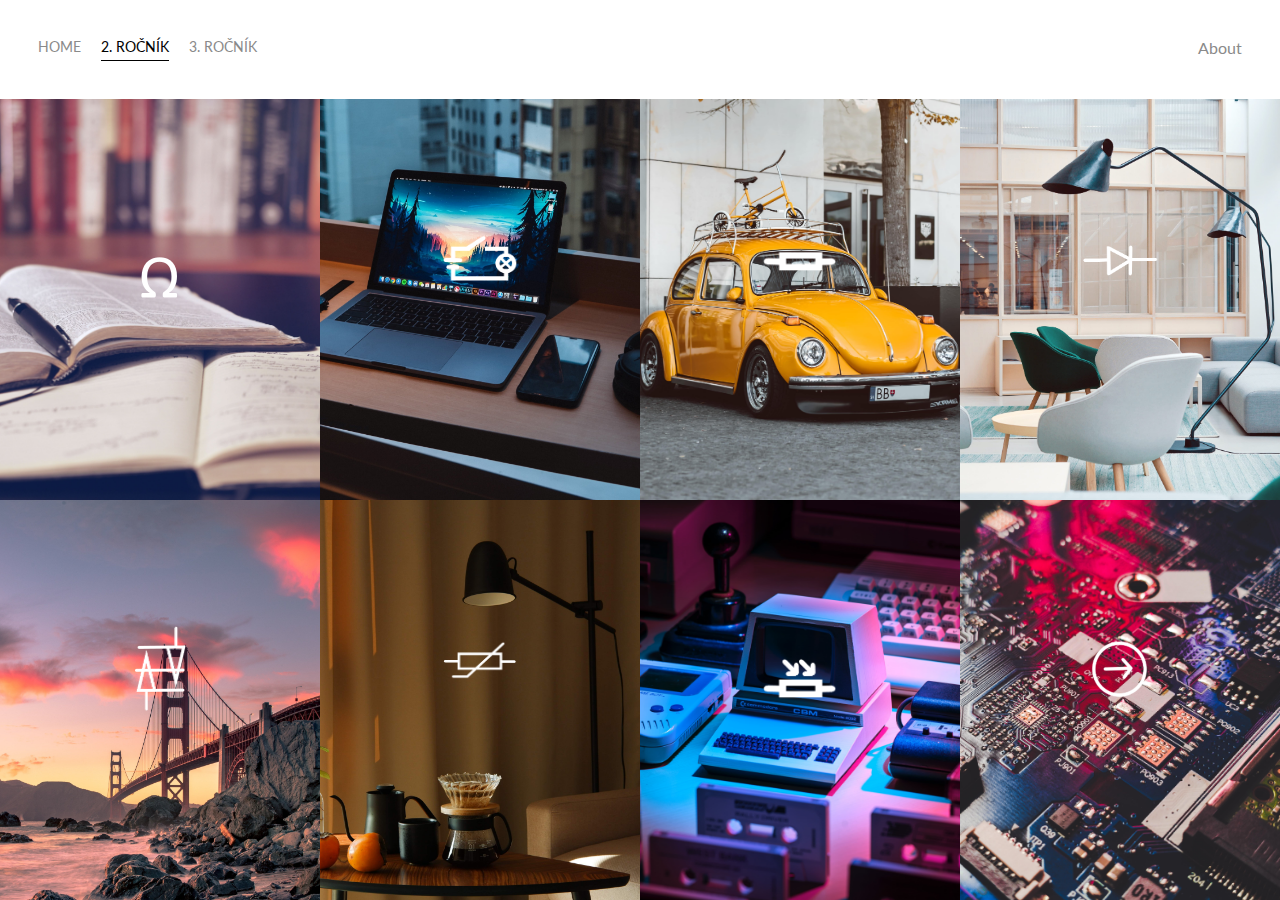
<file: 2.rocnik.html>
<!DOCTYPE html>
<html lang="en">
<head>
    <meta charset="UTF-8">
    <meta name="description" content="Učebnica elektroniky pre stredné školy">
    <title>ELE - 2. ročník</title>
    <link href="https://fonts.googleapis.com/css?family=Lato" rel="stylesheet">
    <link rel="stylesheet" href="styles.css">
</head>
<body>
    <div class="container">
        <div class="nav-wrapper">
            <div class="left-side">

                <div class="nav-link-wrapper">
                    <a href="index.html">Home</a>
                </div>

                <div class="nav-link-wrapper active-nav-link">
                    <a href="2.rocnik.html">2. ročník</a>
                    <div class = "sub_menu">
                        <ul>
                            <li><a href="zakladne_pojmy.html">Základné pojmy</a></li>
                            <li><a href="riesenie_elektronickych_obvodov.html">Riešenie elektronických obvodov</a></li>
                            <li><a href="linearne_suciastky_elektronickych_obvodov.html">Lineárne súčiastky elektronických obvodov</a></li>
                            <li><a href="nelinearne_polovodicove_suciastky.html">Nelineárne polovodičové súčiastky</a></li>
                            <li><a href="viacvrstvove_spinacie_prvky.html">Viacvrstvové spínacie prvky</a></li>
                            <li><a href="polovodicove_suciastky_bez_pn_priechodu.html">Polovodičové súčiastky bez PN priechodu</a></li>
                            <li><a href="optoelektronika.html">Optoelektronika</a></li>
                        </ul>
                    </div>
                </div>

                <div class="nav-link-wrapper">
                    <a href="3.rocnik.html">3. ročník</a>
                    <div class = "sub_menu">
                        <ul>
                            <li><a href="zosilnovace.html">Zosilňovače</a></li>
                            <li><a href="operacne_zosilnovace.html">Operačné zosilňovače</a></li>
                            <li><a href="logicke_obvody.html">Logické obvody</a></li>
                            <li><a href="harmonicke_oscilatory.html">Harmonické oscilátory</a></li>
                            <li><a href="impulzne_obvody.html">Impulzné obvody</a></li>
                            <li><a href="napajacie_zdroje.html">Napájacie zdroje</a></li>
                        </ul>
                    </div>
                </div>

            </div>
            
            <div class="right-side">

                <div class="nav-link-wrapper">
                    <a href="about.html">About</a>
                </div>
            </div>
        </div>

        <div class="content-wrapper">
            <div class="portfolio-items-wrapper-chap_2">

                <a href="zakladne_pojmy.html"><div class="portfolio-item-wrapper">
                    <div class="portfolio-img-background-chap" style = "background-image: url(images/kapitoly_2/book.jpg);"></div>
                    <div class="img-text-wrapper-chap">
                        <div class="logo-wrapper">
                            <img src = "images/logos/logos_2/logo_omega.png">
                        </div>

                        <div class="subtitle">
                            Základné pojmy
                        </div>
                    </div>
                </div></a>
                <a href="riesenie_elektronickych_obvodov.html"><div class="portfolio-item-wrapper">
                    <div class="portfolio-img-background-chap" style = "background-image: url(images/kapitoly_2/notebook.jpg);"></div>
                    <div class="img-text-wrapper-chap">
                        <div class="logo-wrapper">
                            <img src = "images/logos/logos_2/logo_circuit.png">
                        </div>

                        <div class="subtitle">
                            Riešenie elektronických obvodov
                        </div>
                    </div>
                </div></a>
                <a href="linearne_suciastky_elektronickych_obvodov.html"><div class="portfolio-item-wrapper">
                    <div class="portfolio-img-background-chap" style = "background-image: url(images/kapitoly_2/car.jpg);"></div>
                    <div class="img-text-wrapper-chap">
                        <div class="logo-wrapper">
                            <img src = "images/logos/logos_2/logo_R.png">
                        </div>

                        <div class="subtitle">
                            Lineárne súčiastky elektronických obvodov
                        </div>
                    </div>
                </div></a>
                <a href="nelinearne_polovodicove_suciastky.html"><div class="portfolio-item-wrapper">
                    <div class="portfolio-img-background-chap" style = "background-image: url(images/kapitoly_2/room.jpg);"></div>
                    <div class="img-text-wrapper-chap">
                        <div class="logo-wrapper">
                            <img src = "images/logos/logos_2/logo_dioda.png">
                        </div>

                        <div class="subtitle">
                            Nelineárne polovodičové súčiastky
                        </div>
                    </div>
                </div></a>
                <a href="viacvrstvove_spinacie_prvky.html"><div class="portfolio-item-wrapper">
                    <div class="portfolio-img-background-chap" style = "background-image: url(images/kapitoly_2/bridge.jpg);"></div>
                    <div class="img-text-wrapper-chap">
                        <div class="logo-wrapper">
                            <img src = "images/logos/logos_2/logo_diak.png">
                        </div>

                        <div class="subtitle">
                            Viacvrstvové spínacie prvky
                        </div>
                    </div>
                </div></a>
                <a href="polovodicove_suciastky_bez_pn_priechodu.html"><div class="portfolio-item-wrapper">
                    <div class="portfolio-img-background-chap" style = "background-image: url(images/kapitoly_2/table.jpg);"></div>
                    <div class="img-text-wrapper-chap">
                        <div class="logo-wrapper">
                            <img src = "images/logos/logos_2/logo_termistor.png">
                        </div>

                        <div class="subtitle">
                            Polovodičové súčiastky bez PN priechodu
                        </div>
                    </div>
                </div></a>
                <a href="optoelektronika.html"><div class="portfolio-item-wrapper">
                    <div class="portfolio-img-background-chap" style = "background-image: url(images/kapitoly_2/retro.jpg);"></div>
                    <div class="img-text-wrapper-chap">
                        <div class="logo-wrapper">
                            <img src = "images/logos/logos_2/logo_fotorezistor.png">
                        </div>

                        <div class="subtitle">
                            Optoelektronika
                        </div>
                    </div>
                </div></a>
                <a href="3.rocnik.html"><div class="portfolio-item-wrapper">
                    <div class="portfolio-img-background-chap" style = "background-image: url(images/main/main2.jpg);"></div>
                    <div class="img-text-wrapper-chap">
                        <div class="logo-wrapper">
                            <img src = "images/logos/logos_2/logo_next.png">
                        </div>

                        <div class="subtitle">
                            Pokračovať v treťom ročníku
                        </div>
                    </div>
                </div></a>
            </div>
        </div>
    </div>
</body>
<script>
    const portfolioItems = document.querySelectorAll('.portfolio-item-wrapper')

    portfolioItems.forEach(portfolioItem => {
        portfolioItem.addEventListener('mouseover', () => {
            portfolioItem.childNodes[1].classList.add('img-darken')
        })

        portfolioItem.addEventListener('mouseout', () => {
            portfolioItem.childNodes[1].classList.remove('img-darken')
        })
    })
</script>
</html>
</file>
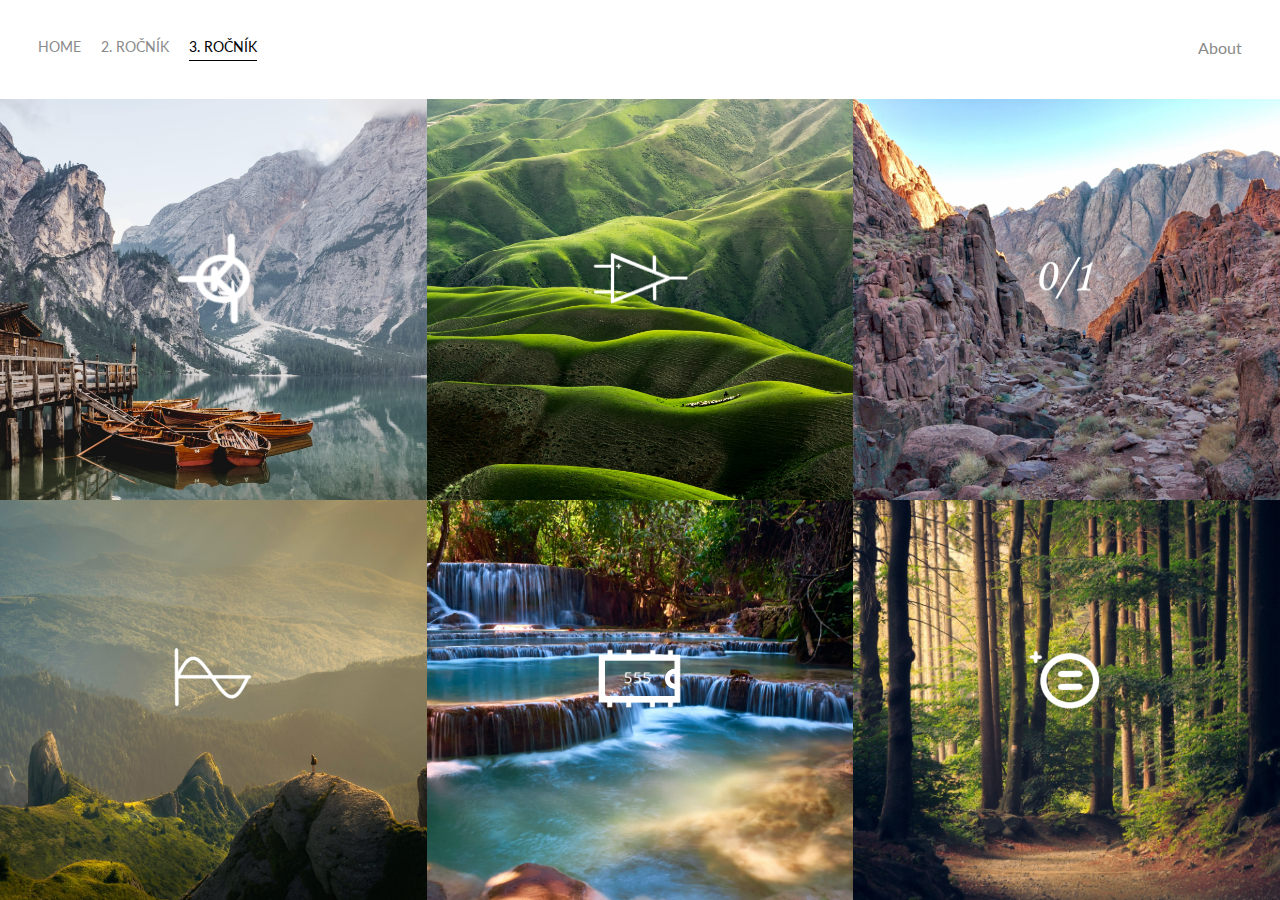
<file: 3.rocnik.html>
<!DOCTYPE html>
<html lang="en">
<head>
    <meta charset="UTF-8">
    <meta name="description" content="Učebnica elektroniky pre stredné školy">
    <title>ELE - 3. ročník</title>
    <link href="https://fonts.googleapis.com/css?family=Lato" rel="stylesheet">
    <link rel="stylesheet" href="styles.css">
</head>
<body>
    <div class="container">
        <div class="nav-wrapper">
            <div class="left-side">

                <div class="nav-link-wrapper">
                    <a href="index.html">Home</a>
                </div>

                <div class="nav-link-wrapper">
                    <a href="2.rocnik.html">2. ročník</a>
                    <div class = "sub_menu">
                        <ul>
                            <li><a href="zakladne_pojmy.html">Základné pojmy</a></li>
                            <li><a href="riesenie_elektronickych_obvodov.html">Riešenie elektronických obvodov</a></li>
                            <li><a href="linearne_suciastky_elektronickych_obvodov.html">Lineárne súčiastky elektronických obvodov</a></li>
                            <li><a href="nelinearne_polovodicove_suciastky.html">Nelineárne polovodičové súčiastky</a></li>
                            <li><a href="viacvrstvove_spinacie_prvky.html">Viacvrstvové spínacie prvky</a></li>
                            <li><a href="polovodicove_suciastky_bez_pn_priechodu.html">Polovodičové súčiastky bez PN priechodu</a></li>
                            <li><a href="optoelektronika.html">Optoelektronika</a></li>
                        </ul>
                    </div>
                </div>

                <div class="nav-link-wrapper active-nav-link">
                    <a href="3.rocnik.html">3. ročník</a>
                    <div class = "sub_menu">
                        <ul>
                            <li><a href="zosilnovace.html">Zosilňovače</a></li>
                            <li><a href="operacne_zosilnovace.html">Operačné zosilňovače</a></li>
                            <li><a href="logicke_obvody.html">Logické obvody</a></li>
                            <li><a href="harmonicke_oscilatory.html">Harmonické oscilátory</a></li>
                            <li><a href="impulzne_obvody.html">Impulzné obvody</a></li>
                            <li><a href="napajacie_zdroje.html">Napájacie zdroje</a></li>
                        </ul>
                    </div>
                </div>

            </div>
            
            <div class="right-side">

                <div class="nav-link-wrapper">
                    <a href="about.html">About</a>
                </div>
            </div>
        </div>

        <div class="content-wrapper">
            <div class="portfolio-items-wrapper-chap_3">

                <a href="zosilnovace.html"><div class="portfolio-item-wrapper">
                    <div class="portfolio-img-background-chap" style = "background-image: url(images/kapitoly_3/boats.jpg);"></div>
                    <div class="img-text-wrapper-chap">
                        <div class="logo-wrapper">
                            <img src = "images/logos/logos_3/logo_tranzistor.png">
                        </div>

                        <div class="subtitle">
                            Zosilňovače
                        </div>
                    </div>
                </div></a>
                <a href="operacne_zosilnovace.html"><div class="portfolio-item-wrapper">
                    <div class="portfolio-img-background-chap" style = "background-image: url(images/kapitoly_3/hills.jpg);"></div>
                    <div class="img-text-wrapper-chap">
                        <div class="logo-wrapper">
                            <img src = "images/logos/logos_3/logo_operacny_zosilnovac.png">
                        </div>

                        <div class="subtitle">
                            Operačné zosilňovače
                        </div>
                    </div>
                </div></a>
                <a href="logicke_obvody.html"><div class="portfolio-item-wrapper">
                    <div class="portfolio-img-background-chap" style = "background-image: url(images/kapitoly_3/mountain.jpg);"></div>
                    <div class="img-text-wrapper-chap">
                        <div class="logo-wrapper">
                            <img src = "images/logos/logos_3/logo_0_1.png">
                        </div>

                        <div class="subtitle">
                            Logické obvody
                        </div>
                    </div>
                </div></a>
                <a href="harmonicke_oscilatory.html"><div class="portfolio-item-wrapper">
                    <div class="portfolio-img-background-chap" style = "background-image: url(images/kapitoly_3/nature.jpg);"></div>
                    <div class="img-text-wrapper-chap">
                        <div class="logo-wrapper">
                            <img src = "images/logos/logos_3/logo_harmonicke_oscilatory.png">
                        </div>

                        <div class="subtitle">
                            Harmonické oscilátory
                        </div>
                    </div>
                </div></a>
                <a href="impulzne_obvody.html"><div class="portfolio-item-wrapper">
                    <div class="portfolio-img-background-chap" style = "background-image: url(images/kapitoly_3/river.jpg);"></div>
                    <div class="img-text-wrapper-chap">
                        <div class="logo-wrapper">
                            <img src = "images/logos/logos_3/logo_555.png">
                        </div>

                        <div class="subtitle">
                            Impulzné obvody
                        </div>
                    </div>
                </div></a>
                <a href="napajacie_zdroje.html"><div class="portfolio-item-wrapper">
                    <div class="portfolio-img-background-chap" style = "background-image: url(images/kapitoly_3/trees.jpg);"></div>
                    <div class="img-text-wrapper-chap">
                        <div class="logo-wrapper">
                            <img src = "images/logos/logos_3/logo_napajacie_zdroje.png">
                        </div>

                        <div class="subtitle">
                            Napájacie zdroje
                        </div>
                    </div>
                </div></a>
            </div>
        </div>
    </div>
</body>
<script>
    const portfolioItems = document.querySelectorAll('.portfolio-item-wrapper')

    portfolioItems.forEach(portfolioItem => {
        portfolioItem.addEventListener('mouseover', () => {
            portfolioItem.childNodes[1].classList.add('img-darken')
        })

        portfolioItem.addEventListener('mouseout', () => {
            portfolioItem.childNodes[1].classList.remove('img-darken')
        })
    })
</script>
</html>
</file>
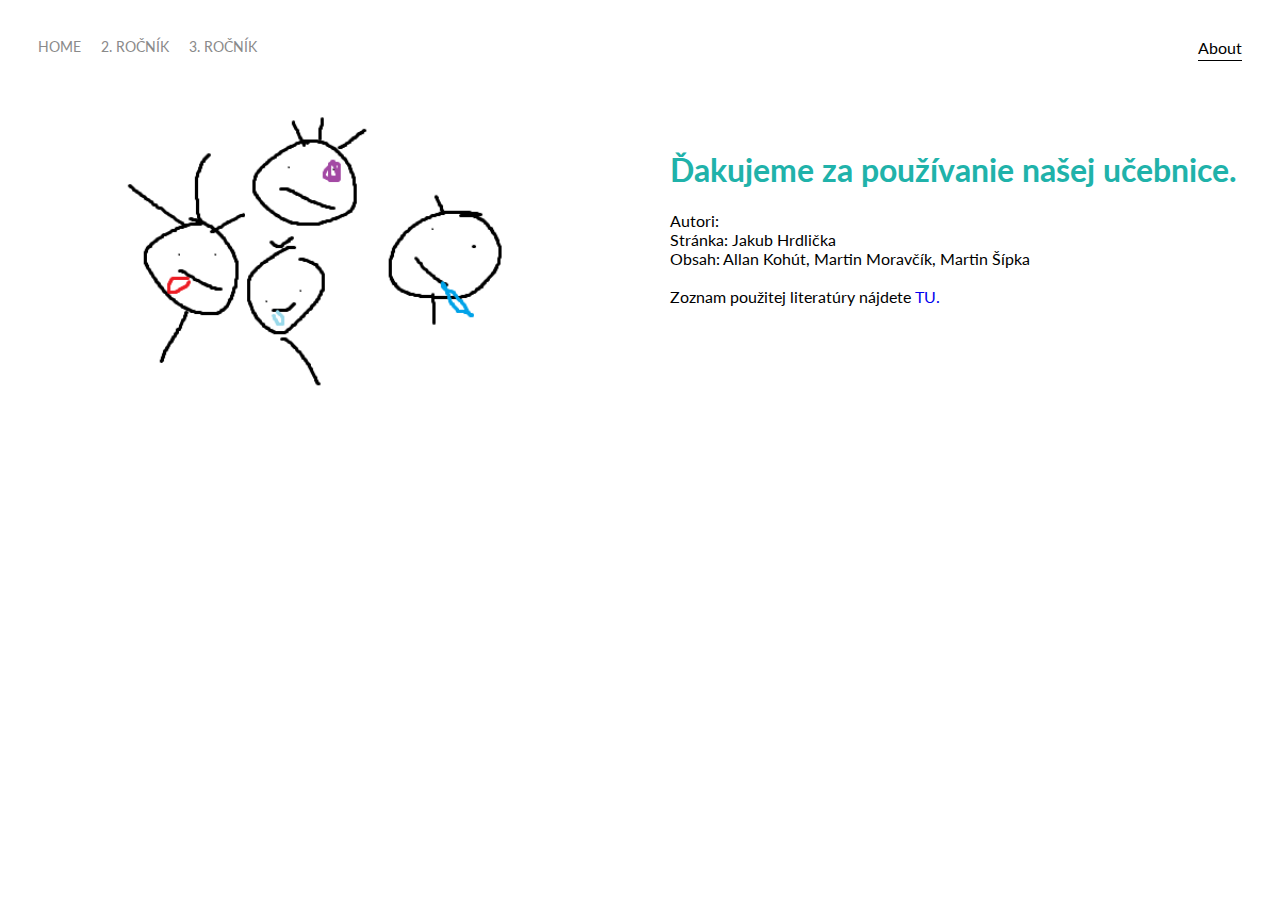
<file: about.html>
<!DOCTYPE html>
<html lang="en">
<head>
    <meta charset="UTF-8">
    <meta name="description" content="Učebnica elektroniky pre stredné školy">
    <title>ELE - About</title>
    <link href="https://fonts.googleapis.com/css?family=Lato" rel="stylesheet">
    <link rel="stylesheet" href="styles.css">
</head>
<body>
    <div class="container">
        <div class="nav-wrapper">
            <div class="left-side">

                <div class="nav-link-wrapper">
                    <a href="index.html">Home</a>
                </div>

                <div class="nav-link-wrapper">
                    <a href="2.rocnik.html">2. ročník</a>
                    <div class = "sub_menu">
                        <ul>
                            <li><a href="zakladne_pojmy.html">Základné pojmy</a></li>
                            <li><a href="riesenie_elektronickych_obvodov.html">Riešenie elektronických obvodov</a></li>
                            <li><a href="linearne_suciastky_elektronickych_obvodov.html">Lineárne súčiastky elektronických obvodov</a></li>
                            <li><a href="nelinearne_polovodicove_suciastky.html">Nelineárne polovodičové súčiastky</a></li>
                            <li><a href="viacvrstvove_spinacie_prvky.html">Viacvrstvové spínacie prvky</a></li>
                            <li><a href="polovodicove_suciastky_bez_pn_priechodu.html">Polovodičové súčiastky bez PN priechodu</a></li>
                            <li><a href="optoelektronika.html">Optoelektronika</a></li>
                        </ul>
                    </div>
                </div>

                <div class="nav-link-wrapper">
                    <a href="3.rocnik.html">3. ročník</a>
                    <div class = "sub_menu">
                        <ul>
                            <li><a href="zosilnovace.html">Zosilňovače</a></li>
                            <li><a href="operacne_zosilnovace.html">Operačné zosilňovače</a></li>
                            <li><a href="logicke_obvody.html">Logické obvody</a></li>
                            <li><a href="harmonicke_oscilatory.html">Harmonické oscilátory</a></li>
                            <li><a href="impulzne_obvody.html">Impulzné obvody</a></li>
                            <li><a href="napajacie_zdroje.html">Napájacie zdroje</a></li>
                        </ul>
                    </div>
                </div>

            </div>
            
            <div class="right-side">

                <div class="nav-link-wrapper active-nav-link">
                    <a href="about.html">About</a>
                </div>
            </div>
        </div>

        <div class="content-wrapper">
            <div class="two-column-wrapper">
                <div class="profile-image-wrapper">
                    <img src = "images/main/profile.jpg">
                </div>
                <div class="profile-content-wrapper">
                    <h1>Ďakujeme za používanie našej učebnice.</h1>
                    <p>Autori:<br>
                    Stránka: Jakub Hrdlička<br>
                    Obsah: Allan Kohút, Martin Moravčík, Martin Šípka<br>
                    <br>
                    Zoznam použitej literatúry nájdete <a href="sources.html">TU.</a></p>
                </div>
            </div>
        </div>
    </div>
</body>
</html>
</file>
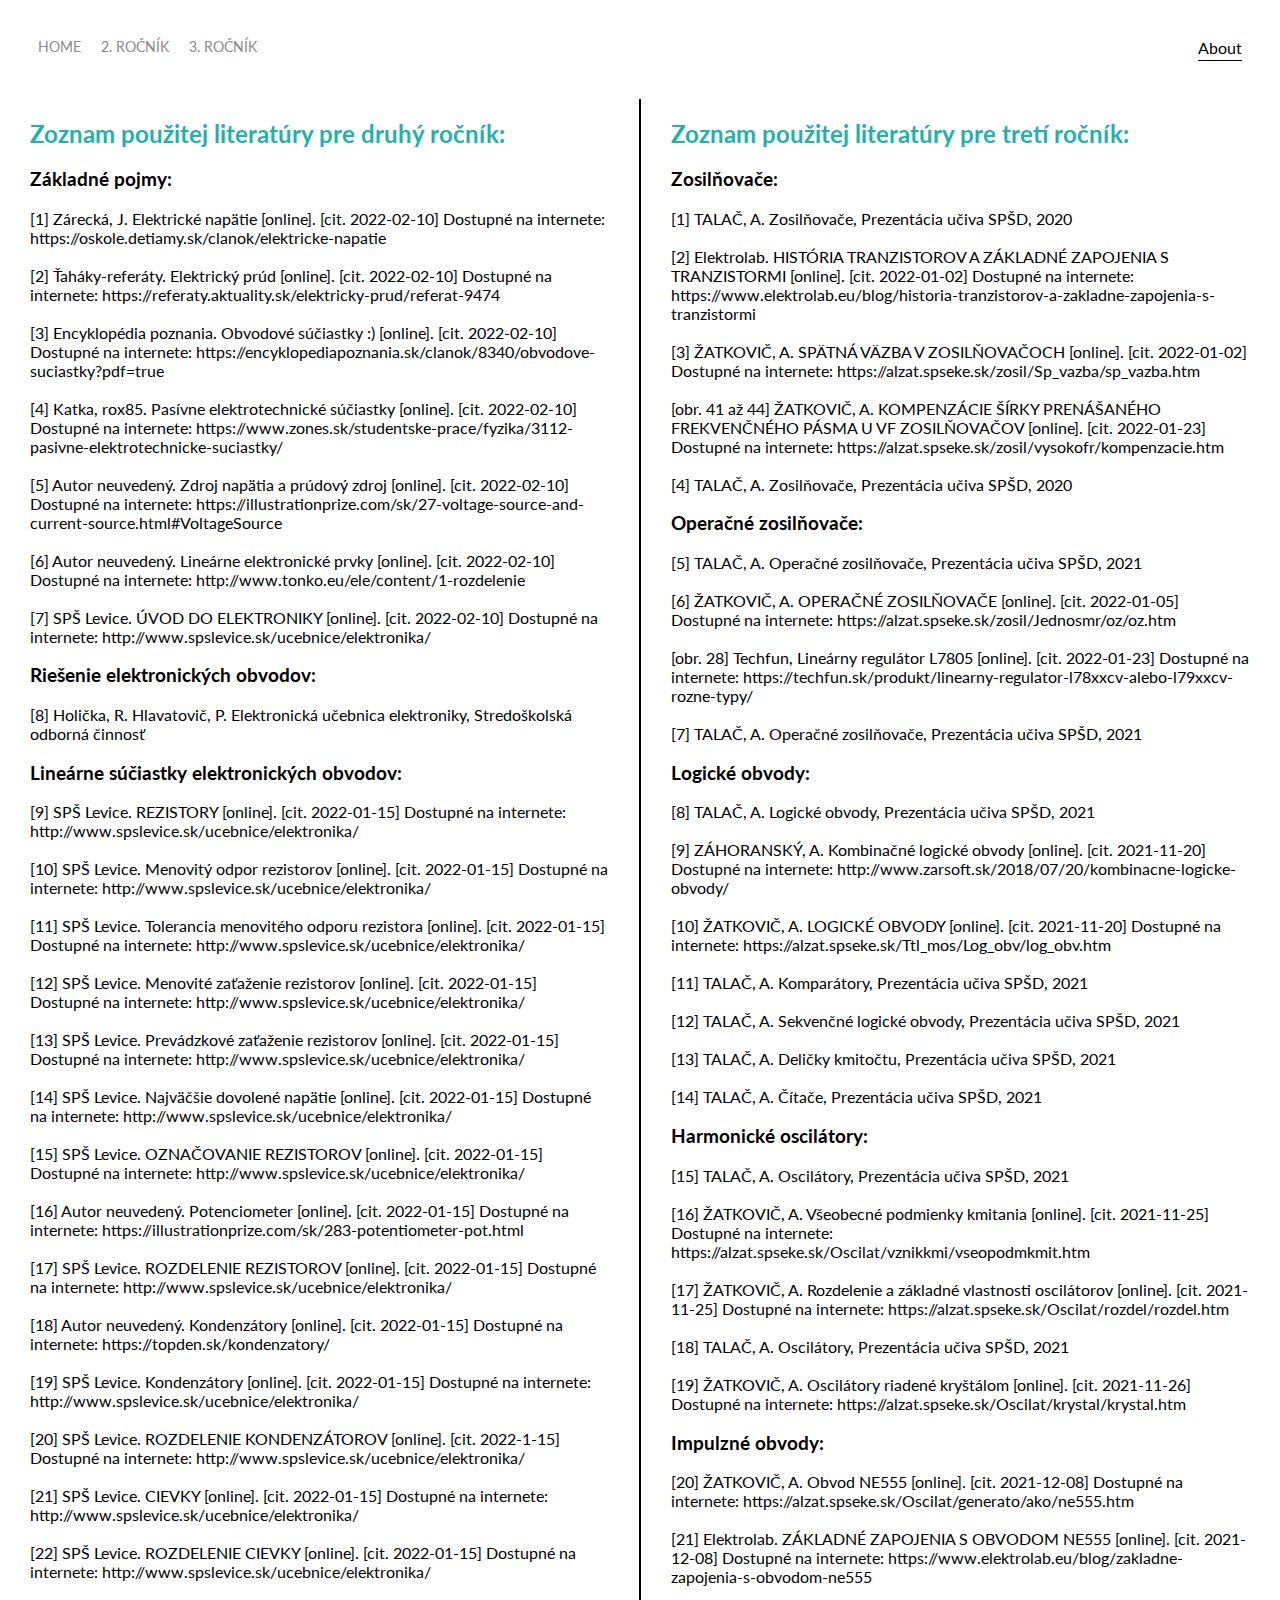
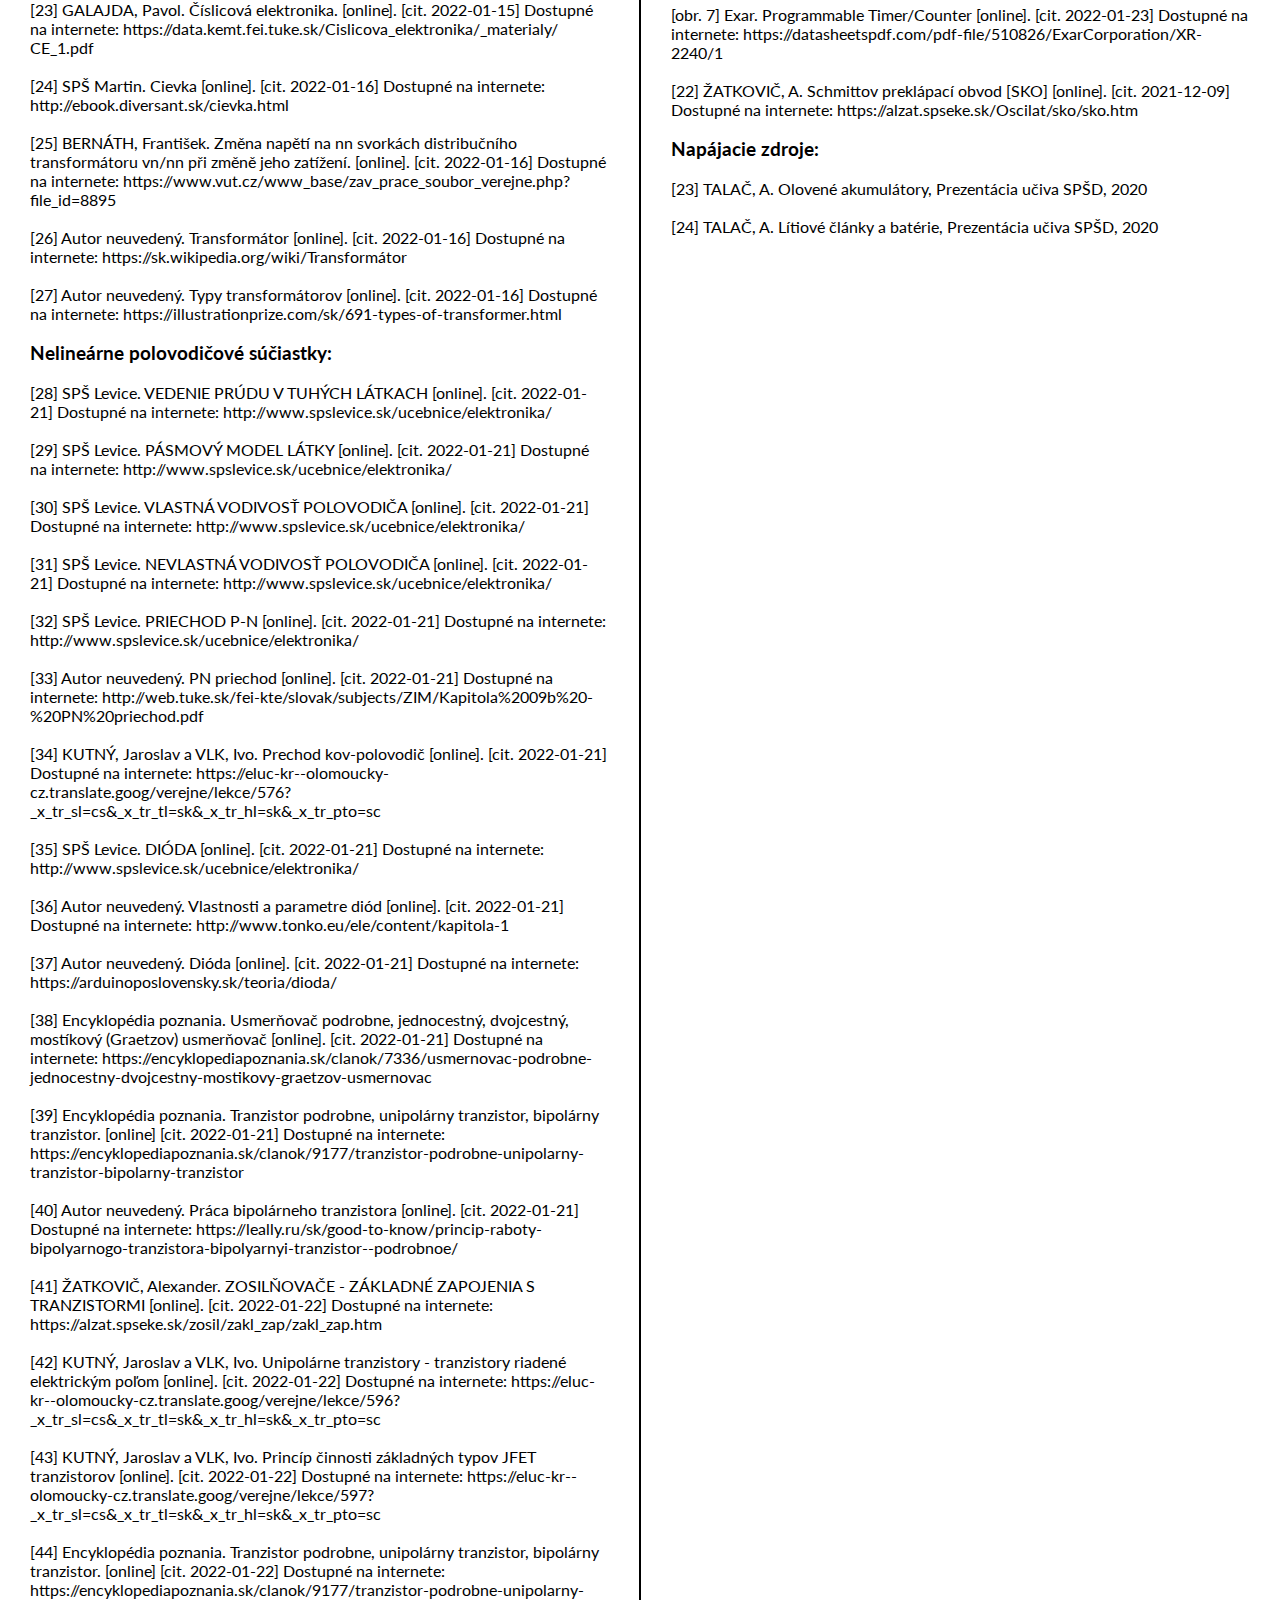
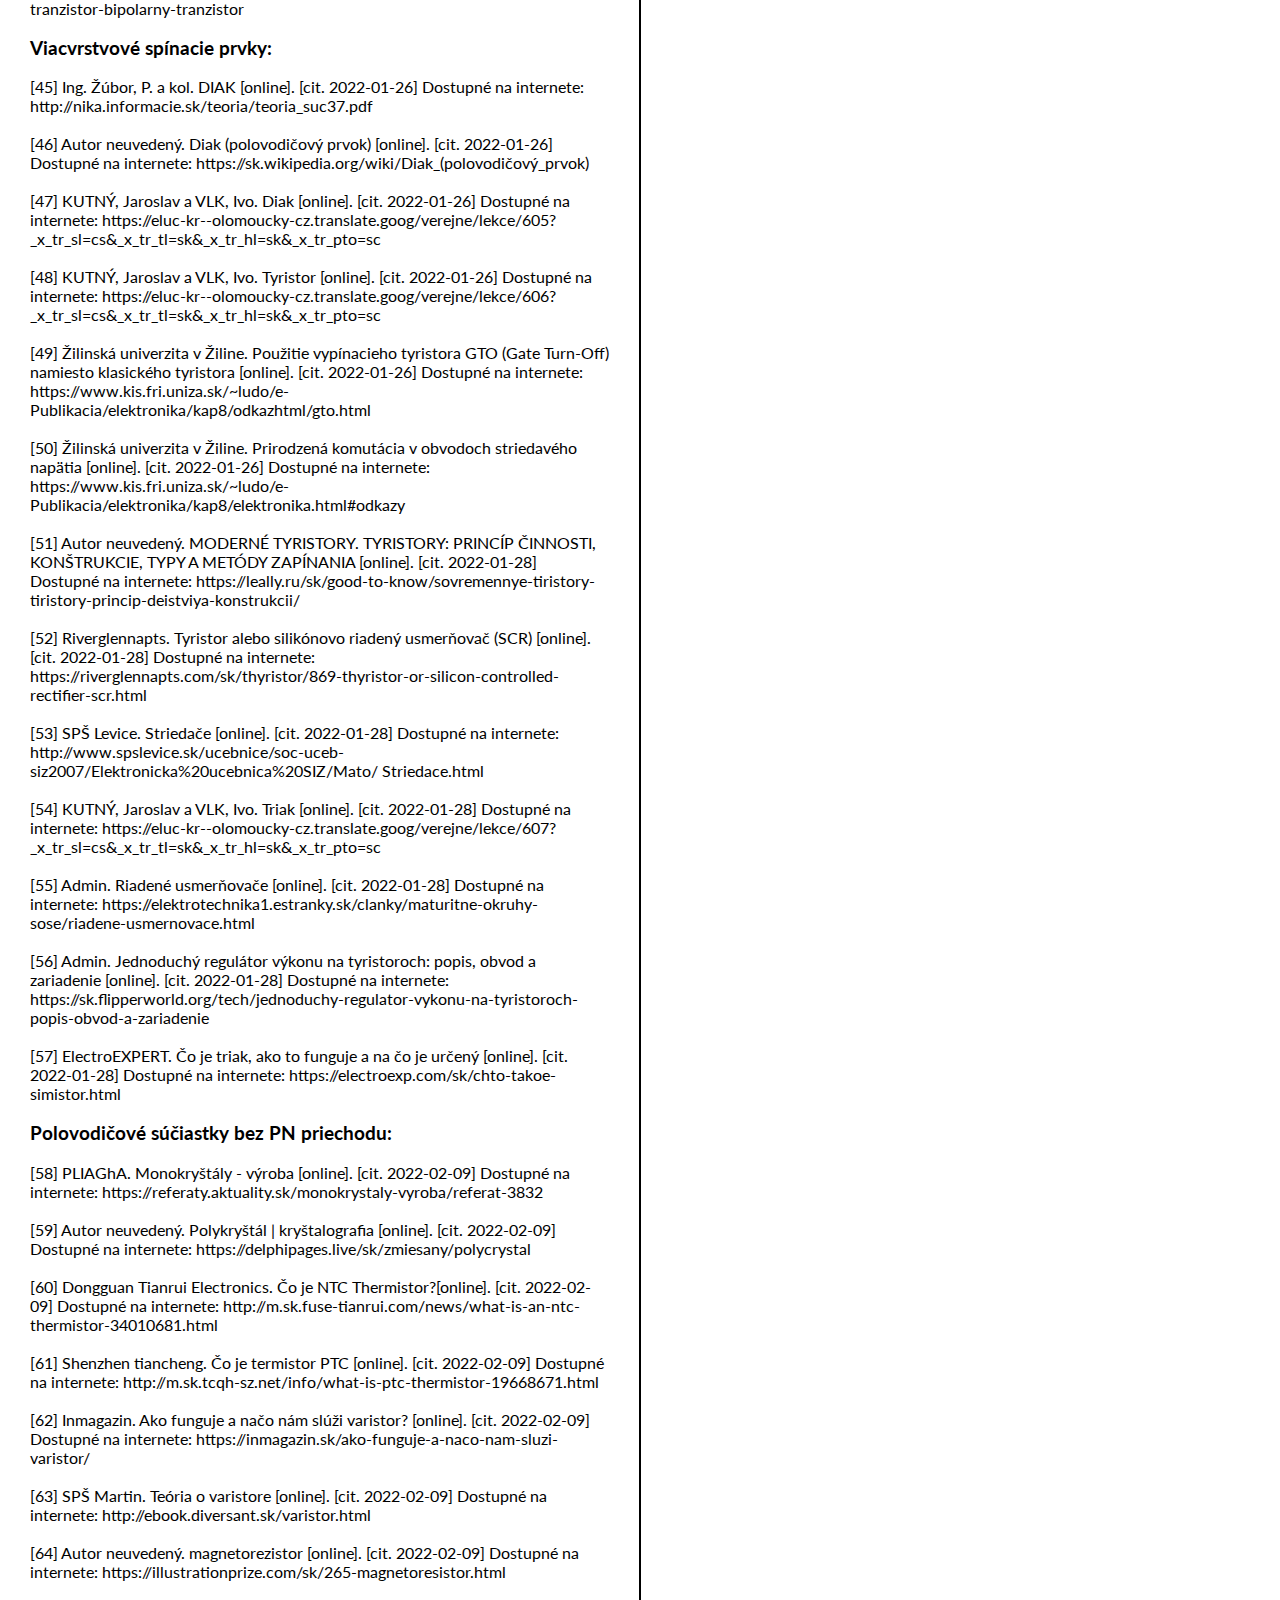
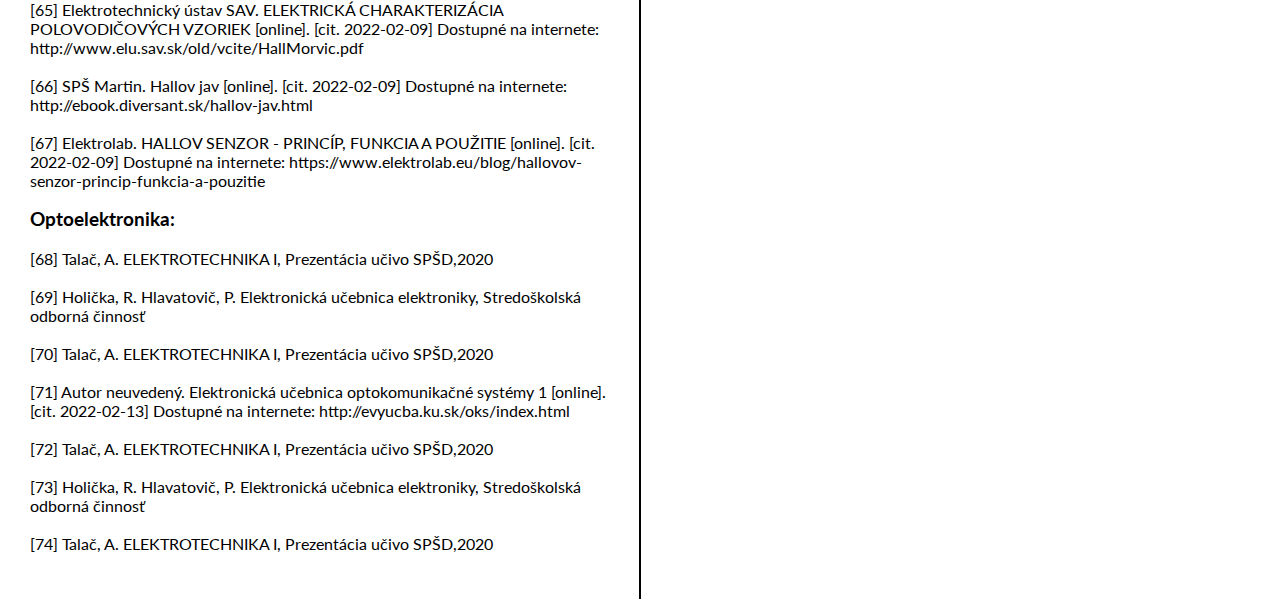
<file: sources.html>
<!DOCTYPE html>
<html lang="en">
<head>
    <meta charset="UTF-8">
    <meta name="description" content="Učebnica elektroniky pre stredné školy">
    <title>ELE - Zdroje</title>
    <link href="https://fonts.googleapis.com/css?family=Lato" rel="stylesheet">
    <link rel="stylesheet" href="styles.css">
</head>
<body>
    <div class="container">
        <div class="nav-wrapper">
            <div class="left-side">

                <div class="nav-link-wrapper">
                    <a href="index.html">Home</a>
                </div>

                <div class="nav-link-wrapper">
                    <a href="2.rocnik.html">2. ročník</a>
                    <div class = "sub_menu">
                        <ul>
                            <li><a href="zakladne_pojmy.html">Základné pojmy</a></li>
                            <li><a href="riesenie_elektronickych_obvodov.html">Riešenie elektronických obvodov</a></li>
                            <li><a href="linearne_suciastky_elektronickych_obvodov.html">Lineárne súčiastky elektronických obvodov</a></li>
                            <li><a href="nelinearne_polovodicove_suciastky.html">Nelineárne polovodičové súčiastky</a></li>
                            <li><a href="viacvrstvove_spinacie_prvky.html">Viacvrstvové spínacie prvky</a></li>
                            <li><a href="polovodicove_suciastky_bez_pn_priechodu.html">Polovodičové súčiastky bez PN priechodu</a></li>
                            <li><a href="optoelektronika.html">Optoelektronika</a></li>
                        </ul>
                    </div>
                </div>

                <div class="nav-link-wrapper">
                    <a href="3.rocnik.html">3. ročník</a>
                    <div class = "sub_menu">
                        <ul>
                            <li><a href="zosilnovace.html">Zosilňovače</a></li>
                            <li><a href="operacne_zosilnovace.html">Operačné zosilňovače</a></li>
                            <li><a href="logicke_obvody.html">Logické obvody</a></li>
                            <li><a href="harmonicke_oscilatory.html">Harmonické oscilátory</a></li>
                            <li><a href="impulzne_obvody.html">Impulzné obvody</a></li>
                            <li><a href="napajacie_zdroje.html">Napájacie zdroje</a></li>
                        </ul>
                    </div>
                </div>

            </div>
            
            <div class="right-side">

                <div class="nav-link-wrapper active-nav-link">
                    <a href="about.html">About</a>
                </div>
            </div>
        </div>

        <div class="content-wrapper">
            <div class="two-column-wrapper_sources">
                <div class="sources_2">
                    <h2>Zoznam použitej literatúry pre druhý ročník:</h2>
                    <h3>Základné pojmy:</h3>
                    <p>[1] Zárecká, J. Elektrické napätie [online]. [cit. 2022-02-10] Dostupné na internete: https://oskole.detiamy.sk/clanok/elektricke-napatie<br>
                    <br>
                    [2] Ťaháky-referáty. Elektrický prúd [online]. [cit. 2022-02-10] Dostupné na internete: https://referaty.aktuality.sk/elektricky-prud/referat-9474<br>
                    <br>
                    [3] Encyklopédia poznania. Obvodové súčiastky :) [online]. [cit. 2022-02-10] Dostupné na internete: https://encyklopediapoznania.sk/clanok/8340/obvodove-suciastky?pdf=true<br>
                    <br>
                    [4] Katka, rox85. Pasívne elektrotechnické súčiastky [online]. [cit. 2022-02-10] Dostupné na internete: https://www.zones.sk/studentske-prace/fyzika/3112-pasivne-elektrotechnicke-suciastky/<br>
                    <br>
                    [5] Autor neuvedený. Zdroj napätia a prúdový zdroj [online]. [cit. 2022-02-10] Dostupné na internete: https://illustrationprize.com/sk/27-voltage-source-and-current-source.html#VoltageSource<br>
                    <br>
                    [6] Autor neuvedený.  Lineárne elektronické prvky [online]. [cit. 2022-02-10] Dostupné na internete: http://www.tonko.eu/ele/content/1-rozdelenie<br>
                    <br>
                    [7] SPŠ Levice. ÚVOD DO ELEKTRONIKY [online]. [cit. 2022-02-10] Dostupné na internete: http://www.spslevice.sk/ucebnice/elektronika/</p>
                    <h3>Riešenie elektronických obvodov:</h3>
                    <p>[8] Holička, R. Hlavatovič, P. Elektronická učebnica elektroniky, Stredoškolská odborná činnosť</p>
                    <h3>Lineárne súčiastky elektronických obvodov:</h3>
                    <p>[9] SPŠ Levice. REZISTORY [online]. [cit. 2022-01-15] Dostupné na internete: http://www.spslevice.sk/ucebnice/elektronika/<br>
                    <br>
                    [10] SPŠ Levice. Menovitý odpor rezistorov [online]. [cit. 2022-01-15] Dostupné na internete: http://www.spslevice.sk/ucebnice/elektronika/<br>
                    <br>
                    [11] SPŠ Levice. Tolerancia menovitého odporu rezistora [online]. [cit. 2022-01-15] Dostupné na internete: http://www.spslevice.sk/ucebnice/elektronika/<br>
                    <br>
                    [12] SPŠ Levice. Menovité zaťaženie rezistorov [online]. [cit. 2022-01-15] Dostupné na internete: http://www.spslevice.sk/ucebnice/elektronika/<br>
                    <br>
                    [13] SPŠ Levice. Prevádzkové zaťaženie rezistorov [online]. [cit. 2022-01-15] Dostupné na internete: http://www.spslevice.sk/ucebnice/elektronika/<br>
                    <br>
                    [14] SPŠ Levice. Najväčšie dovolené napätie [online]. [cit. 2022-01-15] Dostupné na internete: http://www.spslevice.sk/ucebnice/elektronika/<br>
                    <br>
                    [15] SPŠ Levice. OZNAČOVANIE REZISTOROV [online]. [cit. 2022-01-15] Dostupné na internete: http://www.spslevice.sk/ucebnice/elektronika/<br>
                    <br>
                    [16] Autor neuvedený. Potenciometer [online]. [cit. 2022-01-15] Dostupné na internete: https://illustrationprize.com/sk/283-potentiometer-pot.html<br>
                    <br>
                    [17] SPŠ Levice. ROZDELENIE REZISTOROV [online]. [cit. 2022-01-15] Dostupné na internete: http://www.spslevice.sk/ucebnice/elektronika/<br>
                    <br>
                    [18] Autor neuvedený. Kondenzátory [online]. [cit. 2022-01-15] Dostupné na internete: https://topden.sk/kondenzatory/<br>
                    <br>
                    [19] SPŠ Levice. Kondenzátory [online]. [cit. 2022-01-15] Dostupné na internete: http://www.spslevice.sk/ucebnice/elektronika/<br>
                    <br>
                    [20] SPŠ Levice. ROZDELENIE KONDENZÁTOROV [online]. [cit. 2022-1-15] Dostupné na internete: http://www.spslevice.sk/ucebnice/elektronika/<br>
                    <br>
                    [21] SPŠ Levice. CIEVKY [online]. [cit. 2022-01-15] Dostupné na internete: http://www.spslevice.sk/ucebnice/elektronika/<br>
                    <br>
                    [22] SPŠ Levice. ROZDELENIE CIEVKY [online]. [cit. 2022-01-15] Dostupné na internete: http://www.spslevice.sk/ucebnice/elektronika/<br>
                    <br>
                    [23] GALAJDA, Pavol. Číslicová elektronika. [online]. [cit. 2022-01-15] Dostupné na internete: https://data.kemt.fei.tuke.sk/Cislicova_elektronika/_materialy/ CE_1.pdf<br>
                    <br>
                    [24] SPŠ Martin. Cievka [online]. [cit. 2022-01-16] Dostupné na internete: http://ebook.diversant.sk/cievka.html<br>
                    <br>
                    [25] BERNÁTH, František. Změna napětí na nn svorkách distribučního transformátoru vn/nn při změně jeho zatížení. [online]. [cit. 2022-01-16] Dostupné na internete: https://www.vut.cz/www_base/zav_prace_soubor_verejne.php?file_id=8895<br>
                    <br>
                    [26] Autor neuvedený. Transformátor [online]. [cit. 2022-01-16] Dostupné na internete: https://sk.wikipedia.org/wiki/Transformátor<br>
                    <br>
                    [27] Autor neuvedený. Typy transformátorov [online]. [cit. 2022-01-16] Dostupné na internete: https://illustrationprize.com/sk/691-types-of-transformer.html</p>
                    <h3>Nelineárne polovodičové súčiastky:</h3>
                    <p>[28] SPŠ Levice. VEDENIE PRÚDU V TUHÝCH LÁTKACH [online]. [cit. 2022-01-21] Dostupné na internete: http://www.spslevice.sk/ucebnice/elektronika/<br>
                    <br>
                    [29] SPŠ Levice. PÁSMOVÝ MODEL  LÁTKY [online]. [cit. 2022-01-21] Dostupné na internete: http://www.spslevice.sk/ucebnice/elektronika/<br>
                    <br>
                    [30] SPŠ Levice. VLASTNÁ VODIVOSŤ POLOVODIČA [online]. [cit. 2022-01-21] Dostupné na internete: http://www.spslevice.sk/ucebnice/elektronika/<br>
                    <br>
                    [31] SPŠ Levice. NEVLASTNÁ VODIVOSŤ POLOVODIČA [online]. [cit. 2022-01-21] Dostupné na internete: http://www.spslevice.sk/ucebnice/elektronika/<br>
                    <br>
                    [32] SPŠ Levice. PRIECHOD P-N [online]. [cit. 2022-01-21] Dostupné na internete: http://www.spslevice.sk/ucebnice/elektronika/<br>
                    <br>
                    [33] Autor neuvedený. PN priechod [online]. [cit. 2022-01-21] Dostupné na internete: http://web.tuke.sk/fei-kte/slovak/subjects/ZIM/Kapitola%2009b%20-%20PN%20priechod.pdf<br>
                    <br>
                    [34] KUTNÝ, Jaroslav a VLK, Ivo. Prechod kov-polovodič [online]. [cit. 2022-01-21] Dostupné na internete: https://eluc-kr--olomoucky-cz.translate.goog/verejne/lekce/576?_x_tr_sl=cs&_x_tr_tl=sk&_x_tr_hl=sk&_x_tr_pto=sc<br>
                    <br>
                    [35] SPŠ Levice. DIÓDA [online]. [cit. 2022-01-21] Dostupné na internete: http://www.spslevice.sk/ucebnice/elektronika/<br>
                    <br>
                    [36] Autor neuvedený. Vlastnosti a parametre diód [online]. [cit. 2022-01-21] Dostupné na internete: http://www.tonko.eu/ele/content/kapitola-1<br>
                    <br>
                    [37] Autor neuvedený. Dióda [online]. [cit. 2022-01-21] Dostupné na internete: https://arduinoposlovensky.sk/teoria/dioda/<br>
                    <br>
                    [38] Encyklopédia poznania. Usmerňovač podrobne, jednocestný, dvojcestný, mostíkový (Graetzov) usmerňovač [online]. [cit. 2022-01-21] Dostupné na internete: https://encyklopediapoznania.sk/clanok/7336/usmernovac-podrobne-jednocestny-dvojcestny-mostikovy-graetzov-usmernovac<br>
                    <br>
                    [39] Encyklopédia poznania. Tranzistor podrobne, unipolárny tranzistor, bipolárny tranzistor. [online] [cit. 2022-01-21] Dostupné na internete: https://encyklopediapoznania.sk/clanok/9177/tranzistor-podrobne-unipolarny-tranzistor-bipolarny-tranzistor<br>
                    <br>
                    [40] Autor neuvedený. Práca bipolárneho tranzistora [online]. [cit. 2022-01-21] Dostupné na internete: https://leally.ru/sk/good-to-know/princip-raboty-bipolyarnogo-tranzistora-bipolyarnyi-tranzistor--podrobnoe/<br>
                    <br>
                    [41] ŽATKOVIČ, Alexander. ZOSILŇOVAČE - ZÁKLADNÉ ZAPOJENIA S TRANZISTORMI [online]. [cit. 2022-01-22] Dostupné na internete: https://alzat.spseke.sk/zosil/zakl_zap/zakl_zap.htm<br>
                    <br>
                    [42] KUTNÝ, Jaroslav a VLK, Ivo. Unipolárne tranzistory - tranzistory riadené elektrickým poľom [online]. [cit. 2022-01-22] Dostupné na internete: https://eluc-kr--olomoucky-cz.translate.goog/verejne/lekce/596?_x_tr_sl=cs&_x_tr_tl=sk&_x_tr_hl=sk&_x_tr_pto=sc<br>
                    <br>
                    [43] KUTNÝ, Jaroslav a VLK, Ivo. Princíp činnosti základných typov JFET tranzistorov [online]. [cit. 2022-01-22] Dostupné na internete: https://eluc-kr--olomoucky-cz.translate.goog/verejne/lekce/597?_x_tr_sl=cs&_x_tr_tl=sk&_x_tr_hl=sk&_x_tr_pto=sc<br>
                    <br>
                    [44] Encyklopédia poznania. Tranzistor podrobne, unipolárny tranzistor, bipolárny tranzistor. [online] [cit. 2022-01-22] Dostupné na internete: https://encyklopediapoznania.sk/clanok/9177/tranzistor-podrobne-unipolarny-tranzistor-bipolarny-tranzistor</p>
                    <h3>Viacvrstvové spínacie prvky:</h3>
                    <p>[45] Ing. Žúbor, P. a kol. DIAK [online]. [cit. 2022-01-26] Dostupné na internete: http://nika.informacie.sk/teoria/teoria_suc37.pdf<br>
                    <br>
                    [46] Autor neuvedený. Diak (polovodičový prvok) [online]. [cit. 2022-01-26] Dostupné na internete: https://sk.wikipedia.org/wiki/Diak_(polovodičový_prvok)<br>
                    <br>
                    [47] KUTNÝ, Jaroslav a VLK, Ivo. Diak [online]. [cit. 2022-01-26] Dostupné na internete: https://eluc-kr--olomoucky-cz.translate.goog/verejne/lekce/605?_x_tr_sl=cs&_x_tr_tl=sk&_x_tr_hl=sk&_x_tr_pto=sc<br>
                    <br>
                    [48] KUTNÝ, Jaroslav a VLK, Ivo. Tyristor [online]. [cit. 2022-01-26] Dostupné na internete: https://eluc-kr--olomoucky-cz.translate.goog/verejne/lekce/606?_x_tr_sl=cs&_x_tr_tl=sk&_x_tr_hl=sk&_x_tr_pto=sc<br>
                    <br>
                    [49] Žilinská univerzita v Žiline. Použitie vypínacieho tyristora GTO (Gate Turn-Off) namiesto klasického tyristora [online]. [cit. 2022-01-26] Dostupné na internete: https://www.kis.fri.uniza.sk/~ludo/e-Publikacia/elektronika/kap8/odkazhtml/gto.html<br>
                    <br>
                    [50] Žilinská univerzita v Žiline. Prirodzená komutácia v obvodoch striedavého napätia [online]. [cit. 2022-01-26] Dostupné na internete: https://www.kis.fri.uniza.sk/~ludo/e-Publikacia/elektronika/kap8/elektronika.html#odkazy<br>
                    <br>
                    [51] Autor neuvedený. MODERNÉ TYRISTORY. TYRISTORY: PRINCÍP ČINNOSTI, KONŠTRUKCIE, TYPY A METÓDY ZAPÍNANIA [online]. [cit. 2022-01-28] Dostupné na internete: https://leally.ru/sk/good-to-know/sovremennye-tiristory-tiristory-princip-deistviya-konstrukcii/<br>
                    <br>
                    [52] Riverglennapts. Tyristor alebo silikónovo riadený usmerňovač (SCR) [online]. [cit. 2022-01-28] Dostupné na internete: https://riverglennapts.com/sk/thyristor/869-thyristor-or-silicon-controlled-rectifier-scr.html<br>
                    <br>
                    [53] SPŠ Levice. Striedače [online]. [cit. 2022-01-28] Dostupné na internete: http://www.spslevice.sk/ucebnice/soc-uceb-siz2007/Elektronicka%20ucebnica%20SIZ/Mato/ Striedace.html<br>
                    <br>
                    [54] KUTNÝ, Jaroslav a VLK, Ivo. Triak [online]. [cit. 2022-01-28] Dostupné na internete: https://eluc-kr--olomoucky-cz.translate.goog/verejne/lekce/607?_x_tr_sl=cs&_x_tr_tl=sk&_x_tr_hl=sk&_x_tr_pto=sc<br>
                    <br>
                    [55] Admin. Riadené usmerňovače [online]. [cit. 2022-01-28] Dostupné na internete: https://elektrotechnika1.estranky.sk/clanky/maturitne-okruhy-sose/riadene-usmernovace.html<br>
                    <br>
                    [56] Admin. Jednoduchý regulátor výkonu na tyristoroch: popis, obvod a zariadenie [online]. [cit. 2022-01-28] Dostupné na internete: https://sk.flipperworld.org/tech/jednoduchy-regulator-vykonu-na-tyristoroch-popis-obvod-a-zariadenie<br>
                    <br>
                    [57] ElectroEXPERT. Čo je triak, ako to funguje a na čo je určený [online]. [cit. 2022-01-28] Dostupné na internete: https://electroexp.com/sk/chto-takoe-simistor.html</p>
                    <h3>Polovodičové súčiastky bez PN priechodu:</h3>
                    <p>[58] PLIAGhA. Monokryštály - výroba [online]. [cit. 2022-02-09] Dostupné na internete: https://referaty.aktuality.sk/monokrystaly-vyroba/referat-3832<br>
                    <br>
                    [59] Autor neuvedený. Polykryštál | kryštalografia [online]. [cit. 2022-02-09] Dostupné na internete: https://delphipages.live/sk/zmiesany/polycrystal<br>
                    <br>
                    [60] Dongguan Tianrui Electronics. Čo je NTC Thermistor?[online]. [cit. 2022-02-09] Dostupné na internete: http://m.sk.fuse-tianrui.com/news/what-is-an-ntc-thermistor-34010681.html<br>
                    <br>
                    [61] Shenzhen tiancheng. Čo je termistor PTC [online]. [cit. 2022-02-09] Dostupné na internete: http://m.sk.tcqh-sz.net/info/what-is-ptc-thermistor-19668671.html<br>
                    <br>
                    [62] Inmagazin. Ako funguje a načo nám slúži varistor? [online]. [cit. 2022-02-09] Dostupné na internete: https://inmagazin.sk/ako-funguje-a-naco-nam-sluzi-varistor/<br>
                    <br>
                    [63] SPŠ Martin. Teória o varistore [online]. [cit. 2022-02-09] Dostupné na internete: http://ebook.diversant.sk/varistor.html<br>
                    <br>
                    [64] Autor neuvedený. magnetorezistor [online]. [cit. 2022-02-09] Dostupné na internete: https://illustrationprize.com/sk/265-magnetoresistor.html<br>
                    <br>
                    [65] Elektrotechnický ústav SAV. ELEKTRICKÁ CHARAKTERIZÁCIA POLOVODIČOVÝCH VZORIEK [online]. [cit. 2022-02-09] Dostupné na internete: http://www.elu.sav.sk/old/vcite/HallMorvic.pdf<br>
                    <br>
                    [66] SPŠ Martin. Hallov jav [online]. [cit. 2022-02-09] Dostupné na internete: http://ebook.diversant.sk/hallov-jav.html<br>
                    <br>
                    [67] Elektrolab. HALLOV SENZOR - PRINCÍP, FUNKCIA A POUŽITIE  [online]. [cit. 2022-02-09] Dostupné na internete: https://www.elektrolab.eu/blog/hallovov-senzor-princip-funkcia-a-pouzitie</p>
                    <h3>Optoelektronika:</h3>
                    <p>[68] Talač, A. ELEKTROTECHNIKA I, Prezentácia učivo SPŠD,2020<br>
                    <br>
                    [69] Holička, R. Hlavatovič, P. Elektronická učebnica elektroniky, Stredoškolská odborná činnosť<br>
                    <br>
                    [70] Talač, A. ELEKTROTECHNIKA I, Prezentácia učivo SPŠD,2020<br>
                    <br>
                    [71] Autor neuvedený. Elektronická učebnica optokomunikačné systémy 1 [online]. [cit. 2022-02-13] Dostupné na internete: http://evyucba.ku.sk/oks/index.html<br>
                    <br>
                    [72] Talač, A. ELEKTROTECHNIKA I, Prezentácia učivo SPŠD,2020<br>
                    <br>
                    [73] Holička, R. Hlavatovič, P. Elektronická učebnica elektroniky, Stredoškolská odborná činnosť<br>
                    <br>
                    [74] Talač, A. ELEKTROTECHNIKA I, Prezentácia učivo SPŠD,2020</p>
                </div>

                <div class="sources_3">
                    <h2>Zoznam použitej literatúry pre tretí ročník:</h2>
                    <h3>Zosilňovače:</h3>
                    <p>[1] TALAČ, A. Zosilňovače, Prezentácia učiva SPŠD, 2020<br>
                    <br>
                    [2] Elektrolab. HISTÓRIA TRANZISTOROV A ZÁKLADNÉ ZAPOJENIA S TRANZISTORMI [online]. [cit. 2022-01-02] Dostupné na internete: https://www.elektrolab.eu/blog/historia-tranzistorov-a-zakladne-zapojenia-s-tranzistormi<br>
                    <br>
                    [3] ŽATKOVIČ, A. SPÄTNÁ  VÄZBA  V  ZOSILŇOVAČOCH [online]. [cit. 2022-01-02] Dostupné na internete: https://alzat.spseke.sk/zosil/Sp_vazba/sp_vazba.htm<br>
                    <br>
                    [obr. 41 až 44] ŽATKOVIČ, A. KOMPENZÁCIE  ŠÍRKY PRENÁŠANÉHO FREKVENČNÉHO PÁSMA U VF  ZOSILŇOVAČOV [online]. [cit. 2022-01-23] Dostupné na internete: https://alzat.spseke.sk/zosil/vysokofr/kompenzacie.htm<br>
                    <br>
                    [4] TALAČ, A. Zosilňovače, Prezentácia učiva SPŠD, 2020
                    </p>
                    <h3>Operačné zosilňovače:</h3>
                    <p>[5] TALAČ, A. Operačné zosilňovače, Prezentácia učiva SPŠD, 2021<br>
                    <br>
                    [6] ŽATKOVIČ, A. OPERAČNÉ  ZOSILŇOVAČE [online]. [cit. 2022-01-05] Dostupné na internete: https://alzat.spseke.sk/zosil/Jednosmr/oz/oz.htm<br>
                    <br>
                    [obr. 28] Techfun, Lineárny regulátor L7805 [online]. [cit. 2022-01-23] Dostupné na internete: https://techfun.sk/produkt/linearny-regulator-l78xxcv-alebo-l79xxcv-rozne-typy/<br>
                    <br>
                    [7] TALAČ, A. Operačné zosilňovače, Prezentácia učiva SPŠD, 2021
                    </p>
                    <h3>Logické obvody:</h3>
                    <p>[8] TALAČ, A. Logické obvody, Prezentácia učiva SPŠD, 2021<br>
                    <br>
                    [9] ZÁHORANSKÝ, A. Kombinačné logické obvody [online]. [cit. 2021-11-20] Dostupné na internete: http://www.zarsoft.sk/2018/07/20/kombinacne-logicke-obvody/<br>
                    <br>
                    [10] ŽATKOVIČ, A. LOGICKÉ  OBVODY [online]. [cit. 2021-11-20] Dostupné na internete: https://alzat.spseke.sk/Ttl_mos/Log_obv/log_obv.htm<br>
                    <br>
                    [11] TALAČ, A. Komparátory, Prezentácia učiva SPŠD, 2021<br>
                    <br>
                    [12] TALAČ, A. Sekvenčné logické obvody, Prezentácia učiva SPŠD, 2021<br>
                    <br>
                    [13] TALAČ, A. Deličky kmitočtu, Prezentácia učiva SPŠD, 2021<br>
                    <br>
                    [14] TALAČ, A. Čítače, Prezentácia učiva SPŠD, 2021<br></p>
                    <h3>Harmonické oscilátory:</h3>
                    <p>[15] TALAČ, A. Oscilátory, Prezentácia učiva SPŠD, 2021<br>
                    <br>
                    [16] ŽATKOVIČ, A. Všeobecné podmienky kmitania [online]. [cit. 2021-11-25] Dostupné na internete: https://alzat.spseke.sk/Oscilat/vznikkmi/vseopodmkmit.htm<br>
                    <br>
                    [17] ŽATKOVIČ, A. Rozdelenie a základné vlastnosti oscilátorov [online]. [cit. 2021-11-25] Dostupné na internete: https://alzat.spseke.sk/Oscilat/rozdel/rozdel.htm<br>
                    <br>
                    [18] TALAČ, A. Oscilátory, Prezentácia učiva SPŠD, 2021<br>
                    <br>
                    [19] ŽATKOVIČ, A. Oscilátory riadené kryštálom [online]. [cit. 2021-11-26] Dostupné na internete: https://alzat.spseke.sk/Oscilat/krystal/krystal.htm</p>
                    <h3>Impulzné obvody:</h3>
                    <p>[20] ŽATKOVIČ, A. Obvod NE555 [online]. [cit. 2021-12-08] Dostupné na internete: https://alzat.spseke.sk/Oscilat/generato/ako/ne555.htm<br>
                    <br>
                    [21] Elektrolab. ZÁKLADNÉ ZAPOJENIA S OBVODOM NE555 [online]. [cit. 2021-12-08] Dostupné na internete: https://www.elektrolab.eu/blog/zakladne-zapojenia-s-obvodom-ne555<br>
                    <br>
                    [obr. 7] Exar. Programmable Timer/Counter [online]. [cit. 2022-01-23] Dostupné na internete: https://datasheetspdf.com/pdf-file/510826/ExarCorporation/XR-2240/1<br>
                    <br>
                    [22] ŽATKOVIČ, A. Schmittov preklápací obvod [SKO] [online]. [cit. 2021-12-09] Dostupné na internete: https://alzat.spseke.sk/Oscilat/sko/sko.htm</p>
                    <h3>Napájacie zdroje:</h3>
                    <p>[23] TALAČ, A. Olovené akumulátory, Prezentácia učiva SPŠD, 2020<br>
                    <br>
                    [24] TALAČ, A. Lítiové články a batérie, Prezentácia učiva SPŠD, 2020</p>
                </div>
            </div>
        </div>
    </div>
</body>
</html>
</file>
<file: styles.css>
/* Master styles */
html{
    height: 100%;
    width: 100%;
}
body {
    font-family: "Lato", sans-serif !important;
    margin: 0px;
    height: 100%;
}

.container {
    height: 100%;
}
/*Nav styles*/
.nav-wrapper {
    width: auto;
    height: auto;
    display: flex;
    justify-content: space-between;
    padding: 38px;
    position: relative;
    top: 0;
    z-index: 99;
    background-color: white;
    
}

.left-side {
    display: flex;
}

.nav-wrapper > .left-side > div {
    margin-right: 20px;
    font-size: 0.9em;
    text-transform: uppercase;
}

.nav-link-wrapper {
    height: 22px;
    border-bottom: 1px solid transparent;
    transition: border-bottom 0.5s;
}

.nav-link-wrapper a {
    color: #8a8a8a;
    text-decoration: none;
    transition: color 0.5s;
}

.nav-link-wrapper:hover {
    border-bottom: 1px solid black;
}

.nav-link-wrapper:hover a {
    color: black;
}

.active-nav-link {
    border-bottom: 1px solid black;
}

.active-nav-link a {
    color: black;
}

/*Nav sub_menu styles*/
.sub_menu{
    visibility: hidden;
    opacity: 0;
    position: absolute;
    top: 100%;
    transform: translateY(-3em);
    z-index: -1;
    transition: all 0.3s ease 0s, visibility 0s linear 0.3s, z-index 0s linear 0.01s;
    border-radius: 15px;
    margin-top: -38px;
    margin-left: -15px;
}

.nav-link-wrapper:hover .sub_menu{
    visibility: visible;
    opacity: 1;
    z-index: 1;
    transform: translateY(0);
    transition-delay: 0s, 0s, 0.3s;
    background-color: white;
}

.nav-link-wrapper > .sub_menu a {
    color: #8a8a8a;
    text-decoration: none;
    transition: color 0.5s;
}

.nav-link-wrapper > .sub_menu a:hover{
    color: black;
}

.sub_menu ul{
    list-style: none;
    padding-right: 15px;
}

.sub_menu li{
    padding-top: 15px;
}

/*Portfolio styles - chapters*/
.portfolio-items-wrapper-chap_2 {
    align-items: center;
    display: grid;
    grid-template-columns: 1fr 1fr 1fr 1fr;
    height: 100%;
}

.portfolio-items-wrapper-chap_2 a {
    height: 100%;
}

.portfolio-items-wrapper-chap_3 {
    align-items: center;
    display: grid;
    grid-template-columns: 1fr 1fr 1fr;
    height: 100%;
}

.portfolio-items-wrapper-chap_3 a {
    height: 100%;
}

.portfolio-img-background-chap {
    height: 100%;
    width: 100%;
    background-size: cover;
    background-position: center;
    background-repeat: no-repeat;
}

.img-text-wrapper-chap {
    position: absolute;
    top: 0;
    display: flex;
    flex-direction: column;
    justify-content: center;
    align-items: center;
    height: 100%;
    width: 47.3%;
    text-align: center;
    padding-left: 26.35%;
    padding-right: 26.35%;
    
}

.img-text-wrapper-chap .subtitle {
    transition: 1s;
    font-weight: 600;
    color: transparent;
}

.img-text-wrapper-chap:hover .subtitle {
    font-weight: 600;
    color: lightseagreen;
}


/*Portfolio styles*/
.content-wrapper {
    position: absolute;
    top: 99px;
    bottom: 0;
    left: 0;
    right: 0;
}

.portfolio-items-wrapper {
    display: grid;
    grid-template-columns: 1fr 1fr;
    height: 100%;
}

.portfolio-item-wrapper {
    position: relative;
    height: 100%;
}

.portfolio-img-background {
    height: 100%;
    width: 100%;
    background-size: cover;
    background-position: center;
    background-repeat: no-repeat;
}

.img-text-wrapper {
    position: absolute;
    top: 0;
    display: flex;
    flex-direction: column;
    justify-content: center;
    align-items: center;
    height: 100%;
    width: 21.12%;
    text-align: center;
    padding-left: 39.45%;
    padding-right: 39.45%;
}

.logo-wrapper img {
    width: 50%;
    margin-bottom: 20px;
}

.img-text-wrapper .subtitle {
    transition: 1s;
    font-weight: 600;
    color: transparent;
}

.img-text-wrapper:hover .subtitle {
    font-weight: 600;
    color: lightseagreen;
}

.img-darken {
    transition: 1s;
    filter: brightness(10%);
}

/* About page */
.two-column-wrapper {
    display: grid;
    grid-template-columns: 1fr 1fr;
}

.profile-image-wrapper img {
    width: 100%;
}

.profile-content-wrapper {
    padding: 30px;
}

.profile-content-wrapper h1 {
    color: lightseagreen;
}
.profile-content-wrapper a {
    text-decoration: none;
    text-decoration-color: black;
}
.profile-content-wrapper a:hover {
    border-bottom: 1px solid black;
}

/* Source page */
.two-column-wrapper_sources {
    display: grid;
    grid-template-columns: 1fr 1fr;
}
.sources_2 {
    padding: 30px;
    padding-top: 0;
    border-right: 1px solid black;
}
.sources_3 {
    padding: 30px;
    padding-top: 0;
    border-left: 1px solid black;
}
.two-column-wrapper_sources h2 {
    color: lightseagreen;
}
</file>
